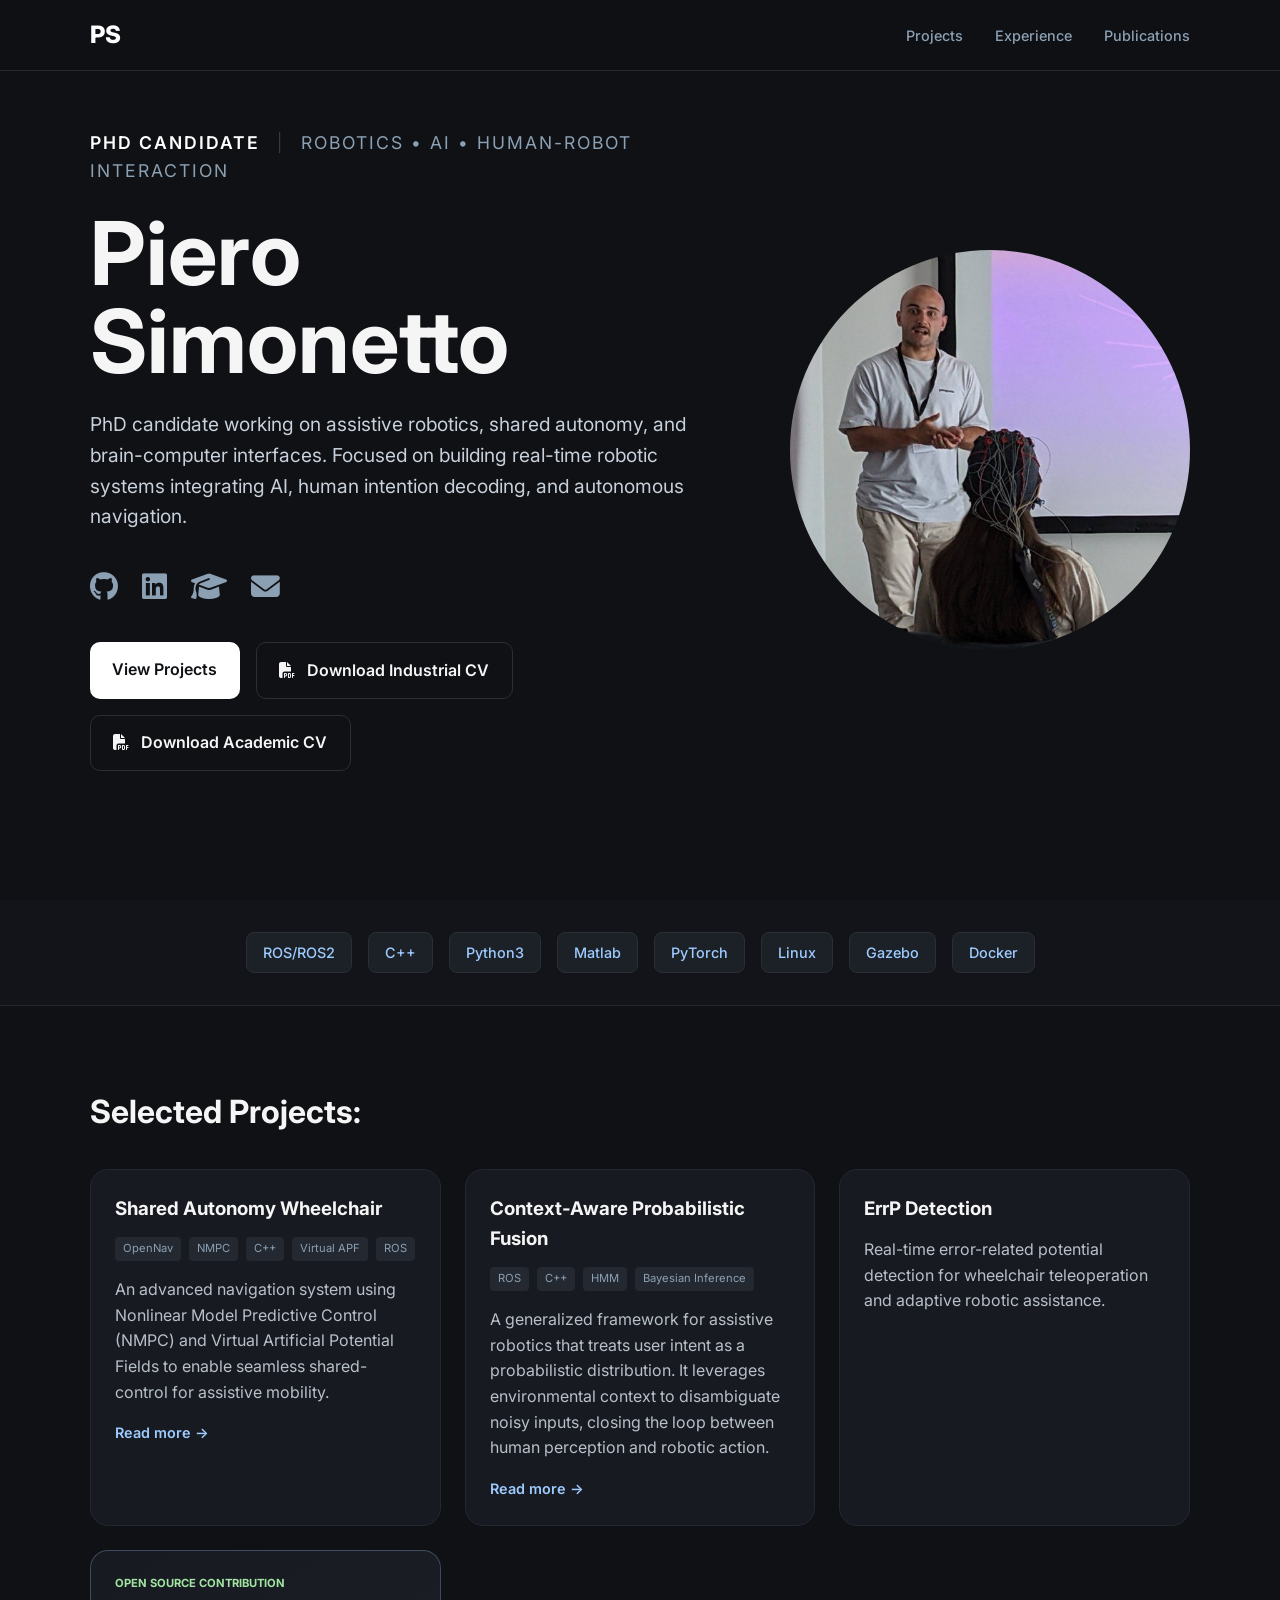
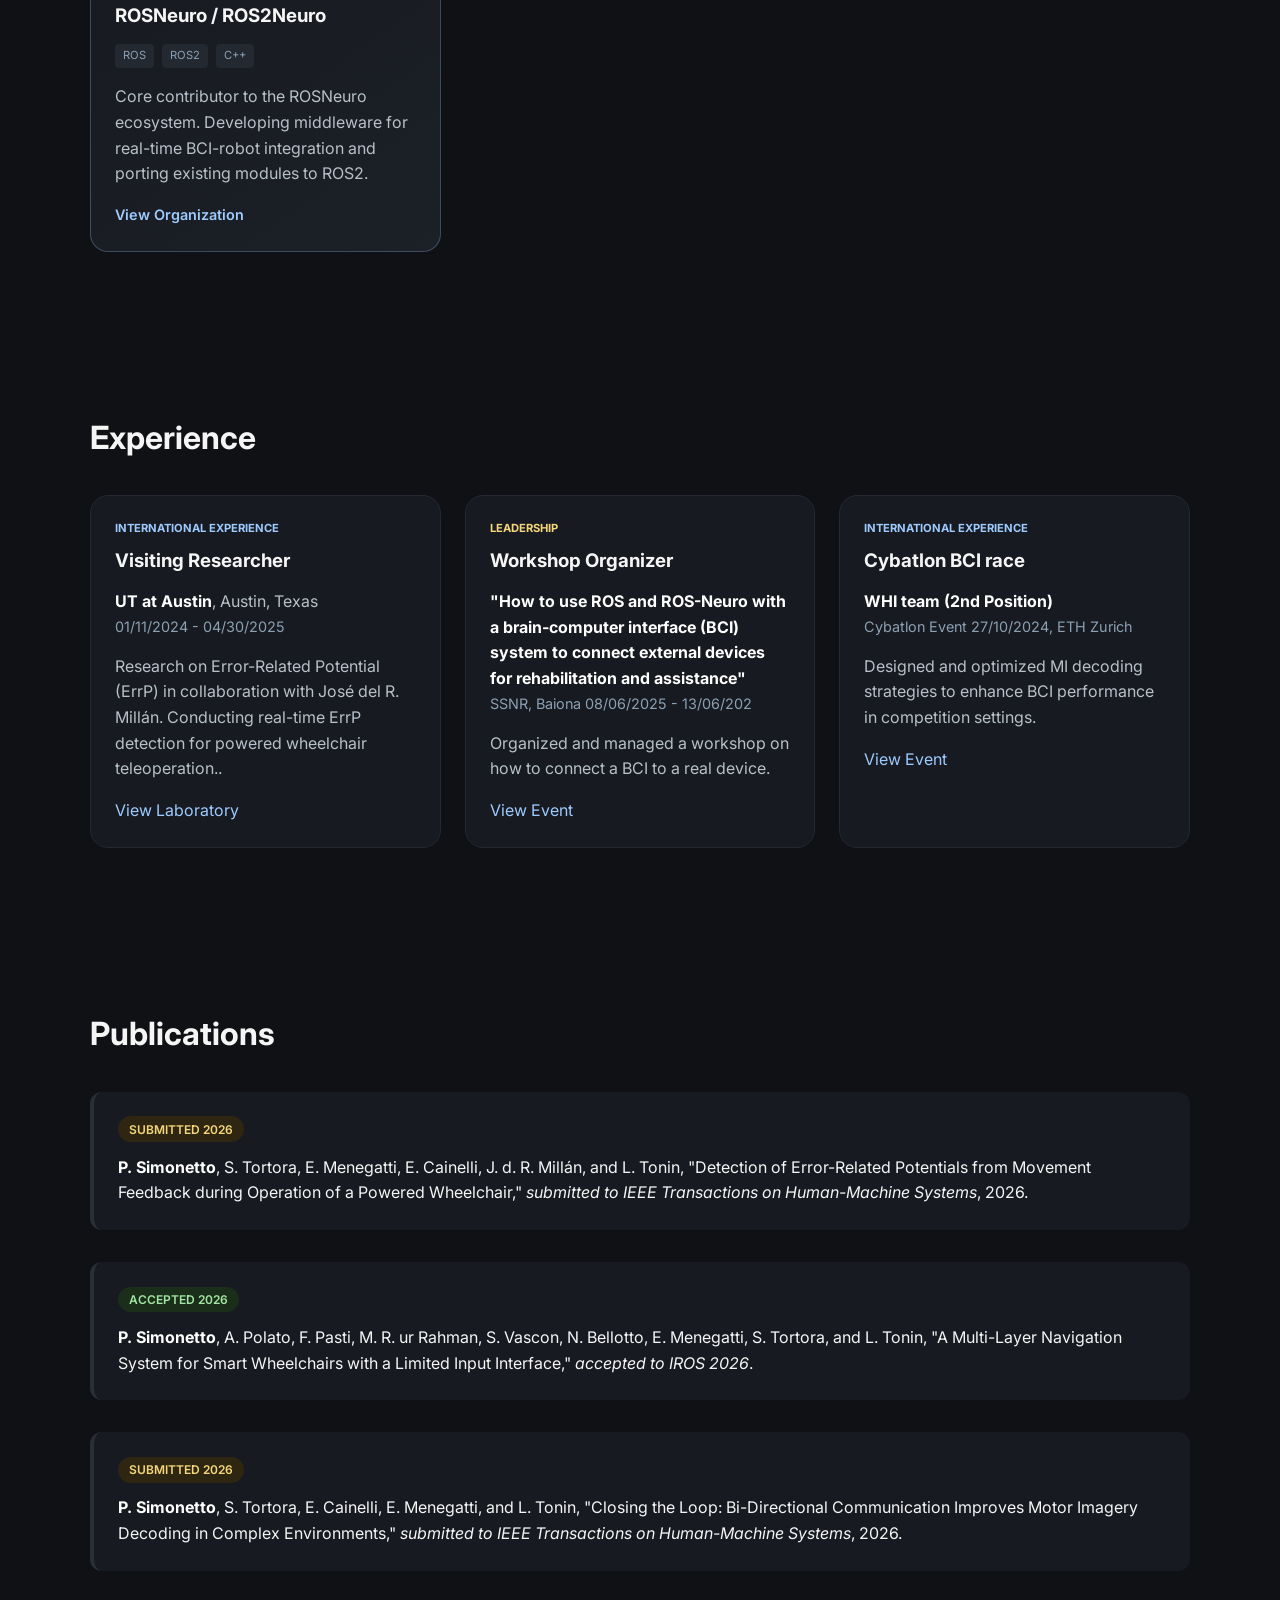
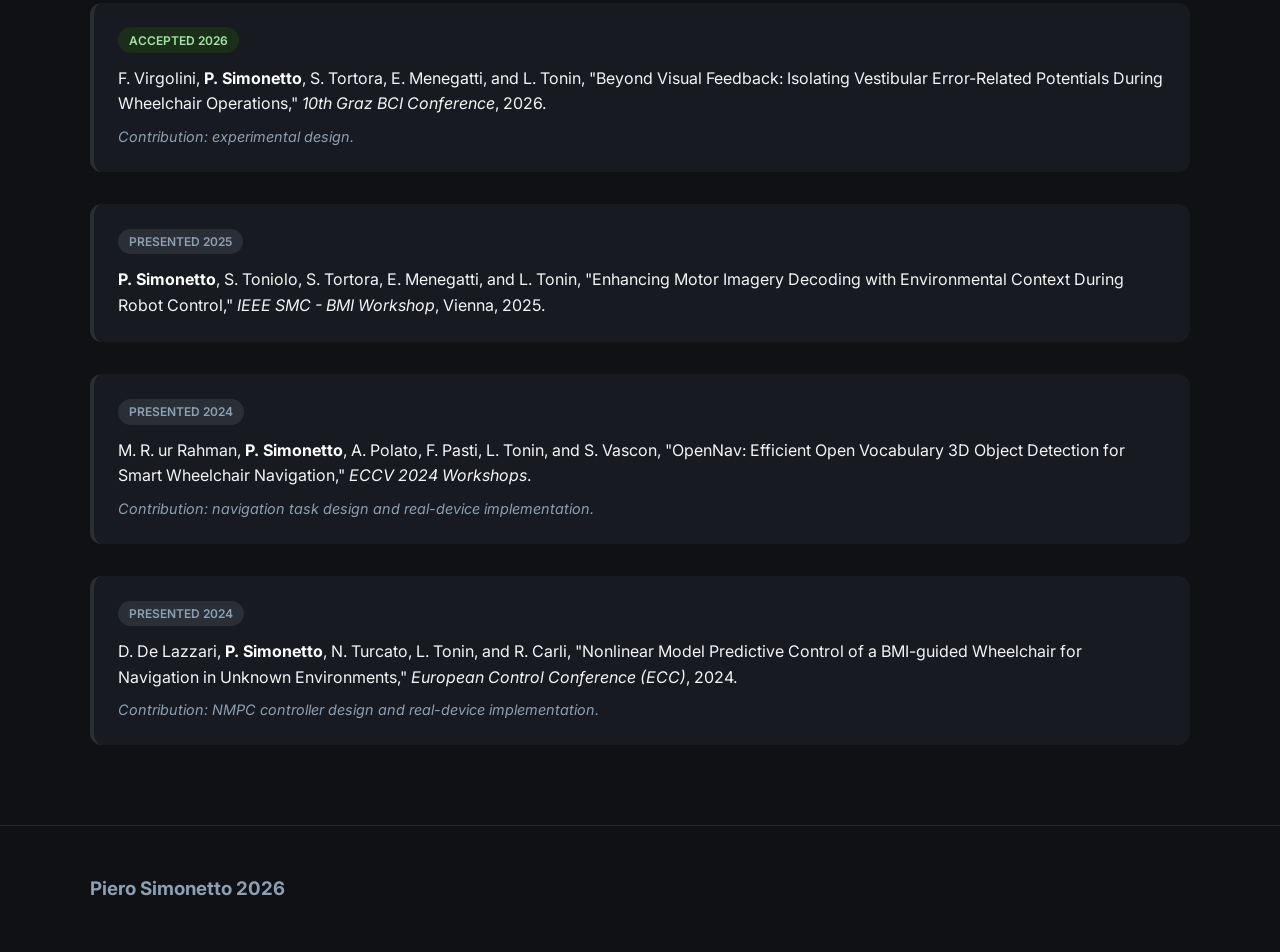
<file: index.html>
<!DOCTYPE html>
<html lang="en">
<head>
  <meta charset="UTF-8" />
  <meta name="viewport" content="width=device-width, initial-scale=1.0" />
  <title>Piero Simonetto | Robotics & AI Engineer</title>

  <link rel="preconnect" href="https://fonts.googleapis.com">
  <link rel="preconnect" href="https://fonts.gstatic.com" crossorigin>
  <link href="https://fonts.googleapis.com/css2?family=Inter:wght@300;400;500;600;700&display=swap" rel="stylesheet">

  <link rel="stylesheet" href="https://cdnjs.cloudflare.com/ajax/libs/font-awesome/6.5.1/css/all.min.css">

  <link rel="stylesheet" href="style.css">
</head>

<body>

  <!-- NAVIGATION -->
  <nav class="navbar">
    <div class="container nav-container">
      <a href="index.html" class="nav-logo">PS</a>
      <div class="nav-links">
        <a href="#projects">Projects</a>
        <a href="#experience">Experience</a>
        <a href="#publications">Publications</a>
      </div>
    </div>
  </nav>

  <!-- HERO -->
<section class="hero">

  <div class="container hero-layout">

 

    <!-- RIGHT TEXT -->
    <div class="hero-content">

      <p class="hero-subtitle">
        <span class="status-highlight">PhD Candidate</span>
        <span class="divider">|</span>
        Robotics • AI • Human-Robot Interaction
      </p>

      <h1>Piero Simonetto</h1>

      <p class="hero-description">
        PhD candidate working on assistive robotics,
        shared autonomy, and brain-computer interfaces.
        Focused on building real-time robotic systems
        integrating AI, human intention decoding,
        and autonomous navigation.
      </p>

      <!-- SOCIAL LINKS -->
      <div class="hero-socials">

        <a href="https://github.com/PieroSimonet" target="_blank">
          <i class="fab fa-github"></i>
        </a>

        <a href="https://www.linkedin.com/in/piero-simonetto-8ab8b3240/" target="_blank">
          <i class="fab fa-linkedin"></i>
        </a>

        <a href="https://scholar.google.com/citations?hl=it&user=c1UmzHsAAAAJ" target="_blank">
          <i class="fas fa-graduation-cap"></i>
        </a>

        <a href="mailto:simonetto.piero@gmail.com">
          <i class="fas fa-envelope"></i>
        </a>

      </div>

      <!-- BUTTONS -->
      <div class="hero-buttons">

        <a class="button button-primary" href="#projects">
          View Projects
        </a>

        <a class="button button-secondary"
           href="assets/cvs/CV_ind.pdf"
           download="CV_Piero_Simonetto.pdf">

          <i class="fas fa-file-pdf"></i>
          Download Industrial CV

        </a>
        
         <a class="button button-secondary"
           href="assets/cvs/CV_acc.pdf"
           download="CV_Piero_Simonetto.pdf">

          <i class="fas fa-file-pdf"></i>
          Download Academic CV

        </a>

      </div>

    </div>

       <!-- LEFT IMAGE -->
    <div class="hero-image">
      <img src="assets/img/profile.png" alt="Piero Simonetto">
    </div>

  </div>

</section>

  <!-- SKILL -->
  <section class="tech-stack">
    <div class="container">
      <div class="skills-wrapper">
        <span class="skill-badge">ROS/ROS2</span>
        <span class="skill-badge">C++</span>
        <span class="skill-badge">Python3</span>
        <span class="skill-badge">Matlab</span>
        <span class="skill-badge">PyTorch</span>
        <span class="skill-badge">Linux</span>
        <span class="skill-badge">Gazebo</span>
        <span class="skill-badge">Docker</span>
      </div>
    </div>
  </section>

  <!-- PROJECTS -->
  <section id="projects">
    <div class="container">

      <h2 class="section-title">
        Selected Projects:
      </h2>

      <div class="card-grid">

        <div class="card">
            <h3>Shared Autonomy Wheelchair</h3>
            <div class="project-tags">
              <span>OpenNav</span> <span>NMPC</span> <span>C++</span> <span>Virtual APF</span> <span>ROS</span>
            </div>
            <p>
              An advanced navigation system using Nonlinear Model Predictive Control (NMPC) and Virtual Artificial Potential Fields to enable seamless shared-control for assistive mobility.
            </p>
            <a href="projects/wheelchair.html" class="project-link">Read more →</a>
        </div>

        <div class="card">
          <h3>Context-Aware Probabilistic Fusion</h3>
          <div class="project-tags">
            <span>ROS</span> <span>C++</span> <span>HMM</span> <span>Bayesian Inference</span>
          </div>
          <p>
            A generalized framework for assistive robotics that treats user intent as a probabilistic distribution. 
            It leverages environmental context to disambiguate noisy inputs, closing the loop between human perception and robotic action.
          </p>
          <a href="projects/hmm.html" class="project-link">Read more →</a>
        </div>

        <div class="card">
          <h3>ErrP Detection</h3>
          <p>
            Real-time error-related potential detection for
            wheelchair teleoperation and adaptive robotic assistance.
          </p>
        </div>

        <div class="card card-highlight">
          <div class="badge-os">Open Source Contribution</div>
          <h3>ROSNeuro / ROS2Neuro</h3>
          <div class="project-tags">
            <span>ROS</span> <span>ROS2</span> <span>C++</span>
          </div>
          <p>
            Core contributor to the ROSNeuro ecosystem. Developing middleware for 
            real-time BCI-robot integration and porting existing modules to ROS2.
          </p>
          <div class="project-link">
            <a href="https://github.com/rosneuro" target="_blank">View Organization</a>
          </div>
        </div>

      </div>

    </div>
  </section>

  
  <!-- EXPERIENCE -->
  <section id="experience">
    <div class="container">
      <h2 class="section-title">Experience</h2>
      
      <div class="card-grid">
        
        <!-- Periodo all'estero -->
        <div class="card">
          <div class="badge-os" style="color: #9ecbff;">International Experience</div>
          <h3>Visiting Researcher</h3>
          <p><strong>UT at Austin</strong>, Austin, Texas</p>
          <p style="font-size: 0.9rem; color: #8ca0b3;">01/11/2024 - 04/30/2025</p>
          <p style="margin-top: 1rem; margin-bottom: 1rem;">Research on Error-Related Potential (ErrP) in collaboration with José del R. Millán. Conducting real-time ErrP detection for powered wheelchair teleoperation..</p>
          <a href="https://www.ece.utexas.edu/people/faculty/jose-del-r-millan" target="_blank">View Laboratory</a>

        </div>

        <!-- Workshop Organizer -->
        <div class="card">
          <div class="badge-os" style="color: #f5d67b;">Leadership</div>
          <h3>Workshop Organizer</h3>
          <p><strong>"How to use ROS and ROS-Neuro with a brain-computer interface (BCI) system to connect external devices for rehabilitation and assistance"</strong></p>
          <p style="font-size: 0.9rem; color: #8ca0b3;">SSNR, Baiona 08/06/2025 - 13/06/202</p>
          <p style="margin-top: 1rem; margin-bottom: 1rem;">Organized and managed a workshop on  how to connect a BCI to a real device.</p>
          <a href="https://2025.summerschoolneurorehabilitation.org/workshops/" target="_blank">View Event</a>
        </div>

        <!-- Cybathlon -->
        <div class="card">
          <div class="badge-os" style="color:#9ecbff;">International Experience</div>
          <h3>Cybatlon BCI race</h3>
          <p><strong>WHI team (2nd Position)</strong></p>
          <p style="font-size: 0.9rem; color: #8ca0b3;">Cybatlon Event 27/10/2024, ETH Zurich</p>
          <p style="margin-top: 1rem; margin-bottom: 1rem;">Designed and optimized MI decoding strategies to enhance BCI performance in competition settings.</p>
          <a href="https://cybathlon.com/en/events/edition/cybathlon-2024/results?event=5267&discipline=48" target="_blank">View Event</a>
        </div>


      </div>
    </div>
  </section>

  <!-- PUBLICATIONS -->
  <section id="publications">
    <div class="container">
      <h2 class="section-title">Publications</h2>
      
      <div class="pub-list">

        <!-- 2026 -->
        <div class="pub-item">
          <span class="pub-badge badge-submitted">Submitted 2026</span>
          <p>
            <strong>P. Simonetto</strong>, S. Tortora, E. Menegatti, E. Cainelli, J. d. R. Millán, and L. Tonin, 
            "Detection of Error-Related Potentials from Movement Feedback during Operation of a Powered Wheelchair," 
            <em>submitted to IEEE Transactions on Human-Machine Systems</em>, 2026.
          </p>
        </div>

        <div class="pub-item">
          <span class="pub-badge badge-accepted">Accepted 2026</span>
          <p>
            <strong>P. Simonetto</strong>, A. Polato, F. Pasti, M. R. ur Rahman, S. Vascon, N. Bellotto, E. Menegatti, S. Tortora, and L. Tonin, 
            "A Multi-Layer Navigation System for Smart Wheelchairs with a Limited Input Interface," 
            <em>accepted to IROS 2026</em>.
          </p>
        </div>

        <div class="pub-item">
          <span class="pub-badge badge-submitted">Submitted 2026</span>
          <p>
            <strong>P. Simonetto</strong>, S. Tortora, E. Cainelli, E. Menegatti, and L. Tonin, 
            "Closing the Loop: Bi-Directional Communication Improves Motor Imagery Decoding in Complex Environments," 
            <em>submitted to IEEE Transactions on Human-Machine Systems</em>, 2026.
          </p>
        </div>

        <div class="pub-item">
          <span class="pub-badge badge-accepted">Accepted 2026</span>
          <p>
            F. Virgolini, <strong>P. Simonetto</strong>, S. Tortora, E. Menegatti, and L. Tonin, 
            "Beyond Visual Feedback: Isolating Vestibular Error-Related Potentials During Wheelchair Operations," 
            <em>10th Graz BCI Conference</em>, 2026.
            <small class="contribution">Contribution: experimental design.</small>
          </p>
        </div>

        <!-- 2025 -->
        <div class="pub-item">
          <span class="pub-badge">Presented 2025</span>
          <p>
            <strong>P. Simonetto</strong>, S. Toniolo, S. Tortora, E. Menegatti, and L. Tonin, 
            "Enhancing Motor Imagery Decoding with Environmental Context During Robot Control," 
            <em>IEEE SMC - BMI Workshop</em>, Vienna, 2025.
          </p>
        </div>

        <!-- 2024 -->
        <div class="pub-item">
          <span class="pub-badge">Presented 2024</span>
          <p>
            M. R. ur Rahman, <strong>P. Simonetto</strong>, A. Polato, F. Pasti, L. Tonin, and S. Vascon, 
            "OpenNav: Efficient Open Vocabulary 3D Object Detection for Smart Wheelchair Navigation," 
            <em>ECCV 2024 Workshops</em>.
            <small class="contribution">Contribution: navigation task design and real-device implementation.</small>
          </p>
        </div>

        <div class="pub-item">
          <span class="pub-badge">Presented 2024</span>
          <p>
            D. De Lazzari, <strong>P. Simonetto</strong>, N. Turcato, L. Tonin, and R. Carli, 
            "Nonlinear Model Predictive Control of a BMI-guided Wheelchair for Navigation in Unknown Environments," 
            <em>European Control Conference (ECC)</em>, 2024.
            <small class="contribution">Contribution: NMPC controller design and real-device implementation.</small>
          </p>
        </div>

      </div>
    </div>
  </section>

  <!-- FOOTER -->
  <footer id="contact">
    <div class="container">

      <h3>Piero Simonetto 2026</h3>

      
    </div>
  </footer>

  <!-- PROJECT MODAL -->
  <div id="project-modal" class="modal">
    <div class="modal-content">
      <span class="close-button">&times;</span>
      <div id="modal-body">
        <!-- Qui verrà caricato il contenuto del progetto -->
        <div class="loader">Loading...</div>
      </div>
    </div>
  </div>
  <script src="script.js"></script>


</body>
</html>
</file>
<file: style.css>
* {
    margin: 0;
    padding: 0;
    box-sizing: border-box;
}

html {
    scroll-behavior: smooth;
}

body {
    font-family: "Inter", sans-serif;
    background-color: #0f1115;
    color: #f5f5f5;
    line-height: 1.6;
}

a {
    color: #9ecbff;
    text-decoration: none;
}

a:hover {
    opacity: 0.8;
}

.container {
    width: min(1100px, 90%);
    margin: 0 auto;
}

/* HERO */

.hero {
    min-height: 100vh;
    display: flex;
    align-items: center;
}

.hero-content {
    max-width: 750px;
}

.hero-subtitle {
    color: #8ca0b3;
    font-size: 1rem;
    margin-bottom: 1rem;
    text-transform: uppercase;
    letter-spacing: 2px;
}

.hero h1 {
    font-size: clamp(3rem, 8vw, 5.5rem);
    line-height: 1;
    margin-bottom: 1.5rem;
}

.hero-description {
    font-size: 1.2rem;
    color: #c8d1db;
    max-width: 650px;
    margin-bottom: 2rem;
}

.hero-buttons {
    display: flex;
    gap: 1rem;
    flex-wrap: wrap;
}

.button {
    padding: 0.9rem 1.4rem;
    border-radius: 10px;
    font-weight: 600;
    transition: 0.2s ease;
}

.button-primary {
    background: #ffffff;
    color: #0f1115;
}

.button-secondary {
    border: 1px solid #2a2f36;
    color: #f5f5f5;
}

.button:hover {
    transform: translateY(-2px);
}

/* SECTION */

section {
    padding: 5rem 0;
}

.section-title {
    font-size: 2rem;
    margin-bottom: 2rem;
}

.card-grid {
    display: grid;
    grid-template-columns: repeat(auto-fit, minmax(280px, 1fr));
    gap: 1.5rem;
}

.card {
    background: #171a20;
    border: 1px solid #232831;
    border-radius: 18px;
    padding: 1.5rem;
}

.card h3 {
    margin-bottom: 0.8rem;
}

.card p {
    color: #b8c0ca;
}

/* FOOTER */

footer {
    padding: 3rem 0;
    border-top: 1px solid #232831;
    color: #8ca0b3;
}

.footer-links {
    display: flex;
    gap: 1rem;
    margin-top: 1rem;
    flex-wrap: wrap;
}

@media (max-width: 768px) {
    .hero {
    padding: 4rem 0;
    }

    .hero-description {
    font-size: 1rem;
    }
}

/* PUBLICATIONS EXTRA STYLE */

.pub-list {
    display: flex;
    flex-direction: column;
    gap: 2rem;
}

.pub-item {
    background: #171a20;
    padding: 1.5rem;
    border-radius: 12px;
    border-left: 4px solid #2a2f36;
    transition: 0.3s ease;
}

.pub-item:hover {
    border-left-color: #9ecbff;
    background: #1c2027;
}

.pub-badge {
    display: inline-block;
    padding: 0.2rem 0.7rem;
    background: #2a2f36;
    border-radius: 20px;
    font-size: 0.75rem;
    font-weight: 600;
    margin-bottom: 0.8rem;
    color: #8ca0b3;
    text-transform: uppercase;
}

.badge-submitted {
    background: #2e2610;
    color: #f5d67b;
}

.badge-accepted {
    background: #1a2e1a;
    color: #a3e6a3;
}

.contribution {
    display: block;
    margin-top: 0.5rem;
    font-style: italic;
    color: #8ca0b3;
    font-size: 0.9rem;
}

strong {
    color: #ffffff; /* Evidenzia il tuo nome */
}

.tech-stack {
    padding: 2rem 0;
    background: #12141a;
    border-bottom: 1px solid #232831;
}

.skills-wrapper {
    display: flex;
    flex-wrap: wrap;
    gap: 1rem;
    justify-content: center;
}

.skill-badge {
    background: #1c2027;
    border: 1px solid #2a2f36;
    padding: 0.5rem 1rem;
    border-radius: 8px;
    font-size: 0.9rem;
    font-weight: 500;
    color: #9ecbff;
}

.project-tags {
    display: flex;
    gap: 0.5rem;
    margin-bottom: 1rem;
}

.project-tags span {
    font-size: 0.7rem;
    background: #232831;
    padding: 0.2rem 0.5rem;
    border-radius: 4px;
    color: #8ca0b3;
}

.project-link {
    display: inline-block;
    margin-top: 1rem;
    font-size: 0.9rem;
    font-weight: 600;
    color: #9ecbff;
}

.card-highlight {
    border: 1px solid #9ecbff44;
    background: linear-gradient(145deg, #171a20, #1c2027);
}

.badge-os {
    font-size: 0.7rem;
    color: #a3e6a3;
    text-transform: uppercase;
    margin-bottom: 0.5rem;
    font-weight: bold;
}

/* NAVBAR */
.navbar {
    position: fixed;
    top: 0;
    width: 100%;
    background: rgba(15, 17, 21, 0.8);
    backdrop-filter: blur(10px); /* Effetto vetro sfocato */
    z-index: 1000;
    border-bottom: 1px solid #232831;
    padding: 1rem 0;
}

.nav-container {
    display: flex;
    justify-content: space-between;
    align-items: center;
}

.nav-logo {
    font-weight: 800;
    font-size: 1.5rem;
    color: #ffffff;
}

.nav-links {
    display: flex;
    gap: 2rem;
}

.nav-links a {
    color: #8ca0b3;
    font-size: 0.9rem;
    font-weight: 500;
    transition: 0.3s;
}

.nav-links a:hover {
    color: #ffffff;
}

/* SOCIAL ICONS */
.hero-socials {
    display: flex;
    gap: 1.5rem;
    margin-bottom: 2rem;
    font-size: 1.8rem;
}

.hero-socials a {
    color: #8ca0b3;
    transition: 0.3s transform, 0.3s color;
}

.hero-socials a:hover {
    color: #9ecbff;
    transform: translateY(-3px);
}

/* ADJUST HERO FOR FIXED NAV */
.hero {
    padding-top: 80px; /* Evita che la nav copra il contenuto */
}

/* Icona dentro il bottone */
.button i {
    margin-right: 8px;
}

.hero-subtitle-container {
    display: flex;
    align-items: center;
    gap: 12px;
    margin-bottom: 1.5rem;
}

.hero-subtitle {
    margin-bottom: 1.5rem;
    font-size: 1.1rem;
    color: #8ca0b3; /* Colore più tenue per le applicazioni */
}

.status-highlight {
    color: #ffffff; /* Bianco per far risaltare la tua posizione attuale */
    font-weight: 600;
}

.divider {
    margin: 0 10px;
    color: #3d444d;
    font-weight: 300;
}

/* MODAL STYLES */
.modal {
    display: none; /* Nascosto di default */
    position: fixed;
    z-index: 2000;
    left: 0;
    top: 0;
    width: 100%;
    height: 100%;
    background-color: rgba(0, 0, 0, 0.85);
    backdrop-filter: blur(8px);
    overflow-y: auto; /* Permette lo scroll se il contenuto è lungo */
}

.modal-content {
    background-color: #171a20;
    margin: 50px auto;
    padding: 40px;
    border: 1px solid #232831;
    width: min(900px, 90%);
    border-radius: 20px;
    position: relative;
    box-shadow: 0 25px 50px -12px rgba(0, 0, 0, 0.5);
}

.close-button {
    position: absolute;
    right: 25px;
    top: 20px;
    color: #8ca0b3;
    font-size: 35px;
    font-weight: 300;
    cursor: pointer;
    transition: 0.3s;
}

.close-button:hover {
    color: #ffffff;
}

#modal-body {
    color: #f5f5f5;
    line-height: 1.8;
}

/* Animazione di apertura */
@keyframes modalFadeIn {
    from { opacity: 0; transform: translateY(20px); }
    to { opacity: 1; transform: translateY(0); }
}

.modal-content {
    animation: modalFadeIn 0.4s ease-out;
}

.video-container {
    background: #000; /* Evita il flash bianco mentre carica */
    border-radius: 12px;
    overflow: hidden;
    line-height: 0; /* Rimuove spazi vuoti sotto il video */
}

.hero {
  min-height: 100vh;
  display: flex;
  align-items: center;
}

.hero-layout {
  display: flex;
  align-items: center;
  justify-content: space-between;
  gap: 5rem;
}

.hero-image {
  width: 400px;
  height: 400px;
  overflow: hidden;
  border-radius: 50%;
}

.hero-image img {
  width: 120%;
  height: 120%;
  object-fit: cover;
  object-position: left top;
  transform: scale(1.25);
}

.hero-content {
  flex: 1.2;
}

/* MOBILE */
@media (max-width: 900px) {
  .hero-layout {
    flex-direction: column;
    text-align: center;
    gap: 2.5rem;
  }

  .hero-image {
    width: 240px;
    height: 240px;
    order: 1; /* immagine sopra */
  }

  .hero-content {
    order: 2; /* testo sotto */
  }

  .hero-image img {
    width: 120%;
    height: 120%;
    transform: scale(1.25);
    object-position: left top;
  }
}
</file>
